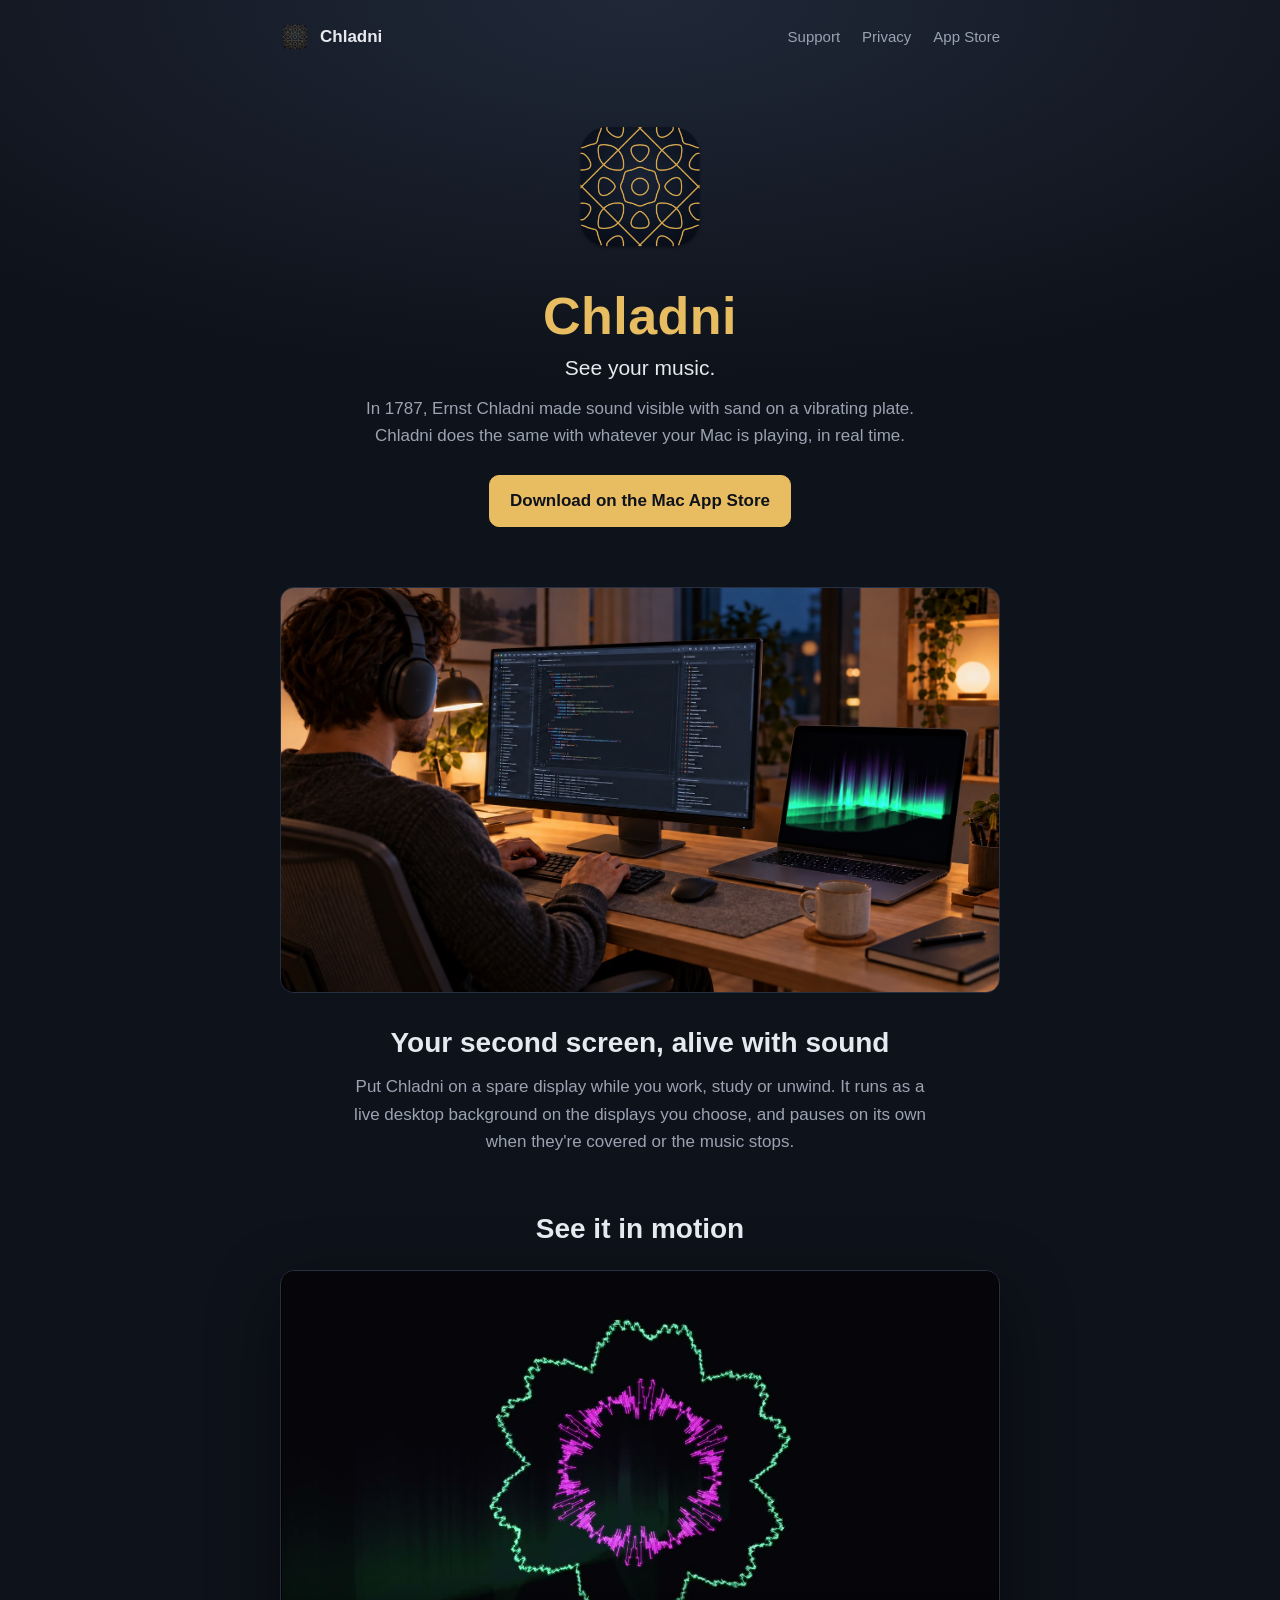
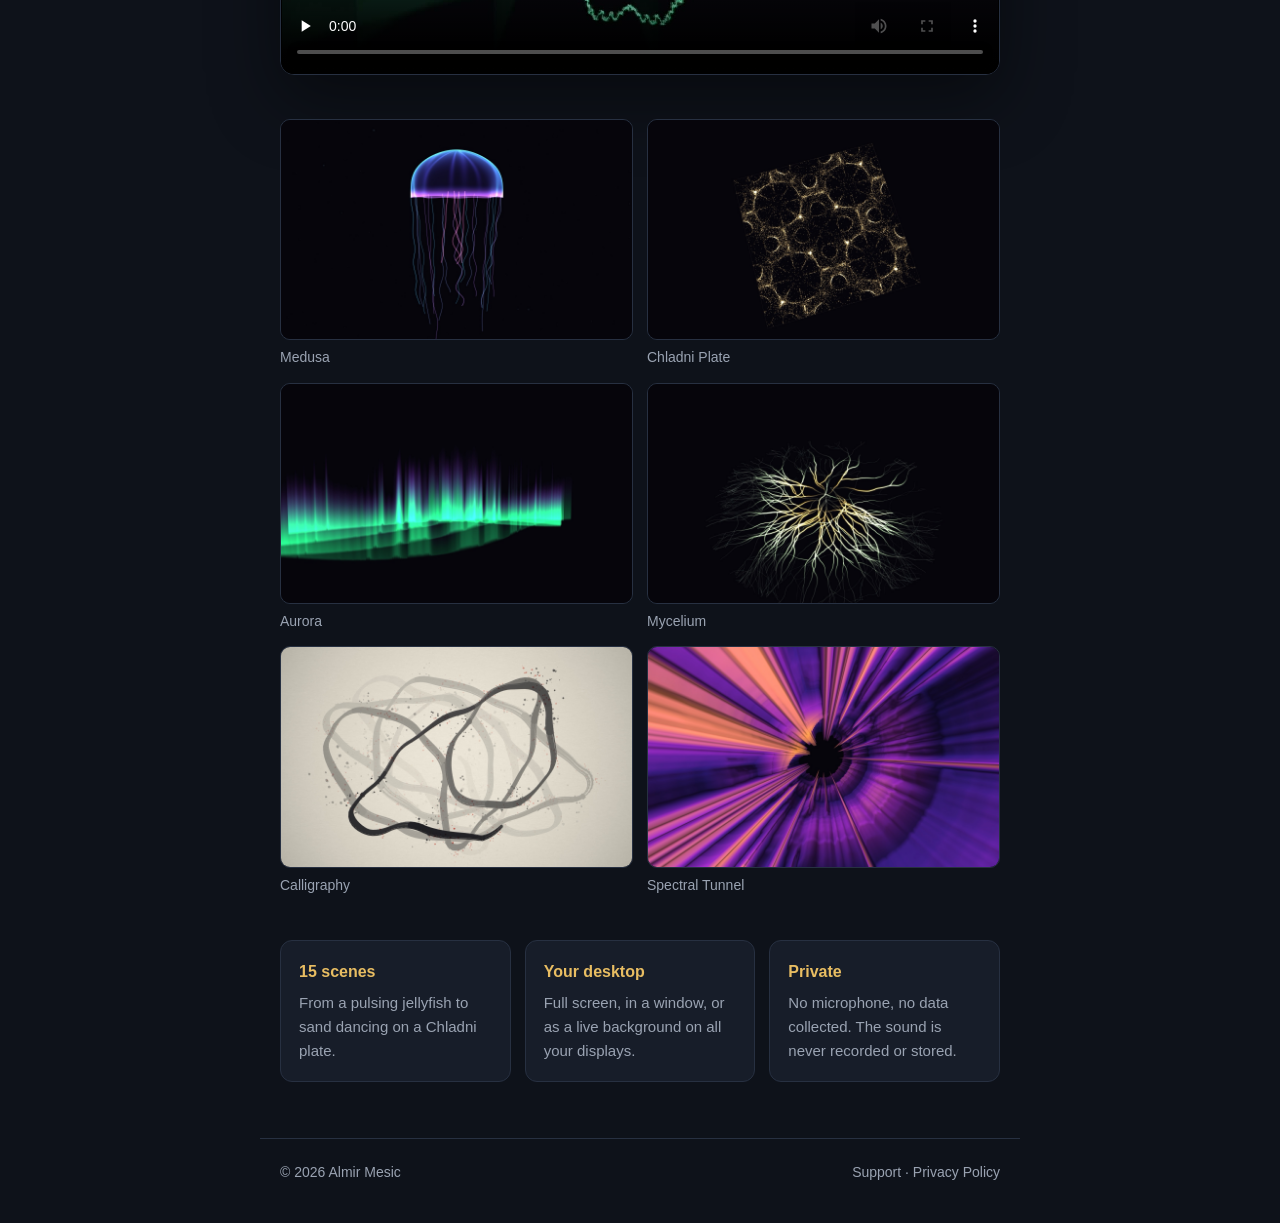
<file: index.html>
<!doctype html>
<html lang="en">
<head>
  <meta charset="utf-8">
  <meta name="viewport" content="width=device-width, initial-scale=1">
  <title>Chladni – Music Visualizer for Mac</title>
  <meta name="description" content="Chladni turns whatever your Mac plays into living visuals. 15 scenes, full screen or as your desktop background.">
  <link rel="icon" type="image/png" sizes="32x32" href="assets/favicon-32.png">
  <link rel="icon" type="image/png" sizes="16x16" href="assets/favicon-16.png">
  <link rel="apple-touch-icon" href="assets/apple-touch-icon.png">
  <link rel="stylesheet" href="assets/style.css">
</head>
<body>
  <nav class="nav">
    <a class="brand" href="./"><img src="assets/icon.png" alt="">Chladni</a>
    <div class="nav-links">
      <a href="support/">Support</a>
      <a href="privacy/">Privacy</a>
      <a href="https://apps.apple.com/app/chladni/id6818058640?mt=12">App Store</a>
    </div>
  </nav>

  <main class="wrap">
    <section class="hero">
      <img class="icon" src="assets/icon.png" alt="Chladni app icon">
      <h1>Chladni</h1>
      <p class="tagline">See your music.</p>
      <p class="lead">
        In 1787, Ernst Chladni made sound visible with sand on a vibrating plate.
        Chladni does the same with whatever your Mac is playing, in real time.
      </p>
      <a class="badge" href="https://apps.apple.com/app/chladni/id6818058640?mt=12">Download on the Mac App Store</a>
    </section>

    <section class="usecase">
      <figure>
        <img src="assets/usecase.jpg" width="1672" height="941" alt="A person working at a desk with headphones on, with Chladni's aurora scene glowing on a laptop next to the main display">
      </figure>
      <h2>Your second screen, alive with sound</h2>
      <p>
        Put Chladni on a spare display while you work, study or unwind. It runs as a live desktop background
        on the displays you choose, and pauses on its own when they're covered or the music stops.
      </p>
    </section>

    <section class="trailer">
      <h2>See it in motion</h2>
      <video src="assets/preview.mp4" poster="assets/preview-poster.jpg" controls playsinline preload="none"
             aria-label="Chladni preview: scenes moving with the music"></video>
    </section>

    <section class="gallery">
      <figure><img src="assets/01-medusa.jpg" alt="Medusa: a glowing jellyfish pulsing with the bass" loading="lazy"><figcaption>Medusa</figcaption></figure>
      <figure><img src="assets/02-chladni-plate.jpg" alt="Chladni Plate: sand forming the patterns of the notes" loading="lazy"><figcaption>Chladni Plate</figcaption></figure>
      <figure><img src="assets/03-nordlys.jpg" alt="Aurora: northern lights rising with the spectrum" loading="lazy"><figcaption>Aurora</figcaption></figure>
      <figure><img src="assets/04-mycelium.jpg" alt="Mycelium: light travelling through branching threads on every beat" loading="lazy"><figcaption>Mycelium</figcaption></figure>
      <figure><img src="assets/05-kalligrafi.jpg" alt="Calligraphy: a brushstroke painted by the music" loading="lazy"><figcaption>Calligraphy</figcaption></figure>
      <figure><img src="assets/06-spektraltunnel.jpg" alt="Spectral Tunnel: flying through a tunnel built from the music" loading="lazy"><figcaption>Spectral Tunnel</figcaption></figure>
    </section>

    <section class="features">
      <div class="feature"><h3>15 scenes</h3><p>From a pulsing jellyfish to sand dancing on a Chladni plate.</p></div>
      <div class="feature"><h3>Your desktop</h3><p>Full screen, in a window, or as a live background on all your displays.</p></div>
      <div class="feature"><h3>Private</h3><p>No microphone, no data collected. The sound is never recorded or stored.</p></div>
    </section>
  </main>

  <footer>
    <span>© 2026 Almir Mesic</span>
    <span><a href="support/">Support</a> · <a href="privacy/">Privacy Policy</a></span>
  </footer>
</body>
</html>
</file>
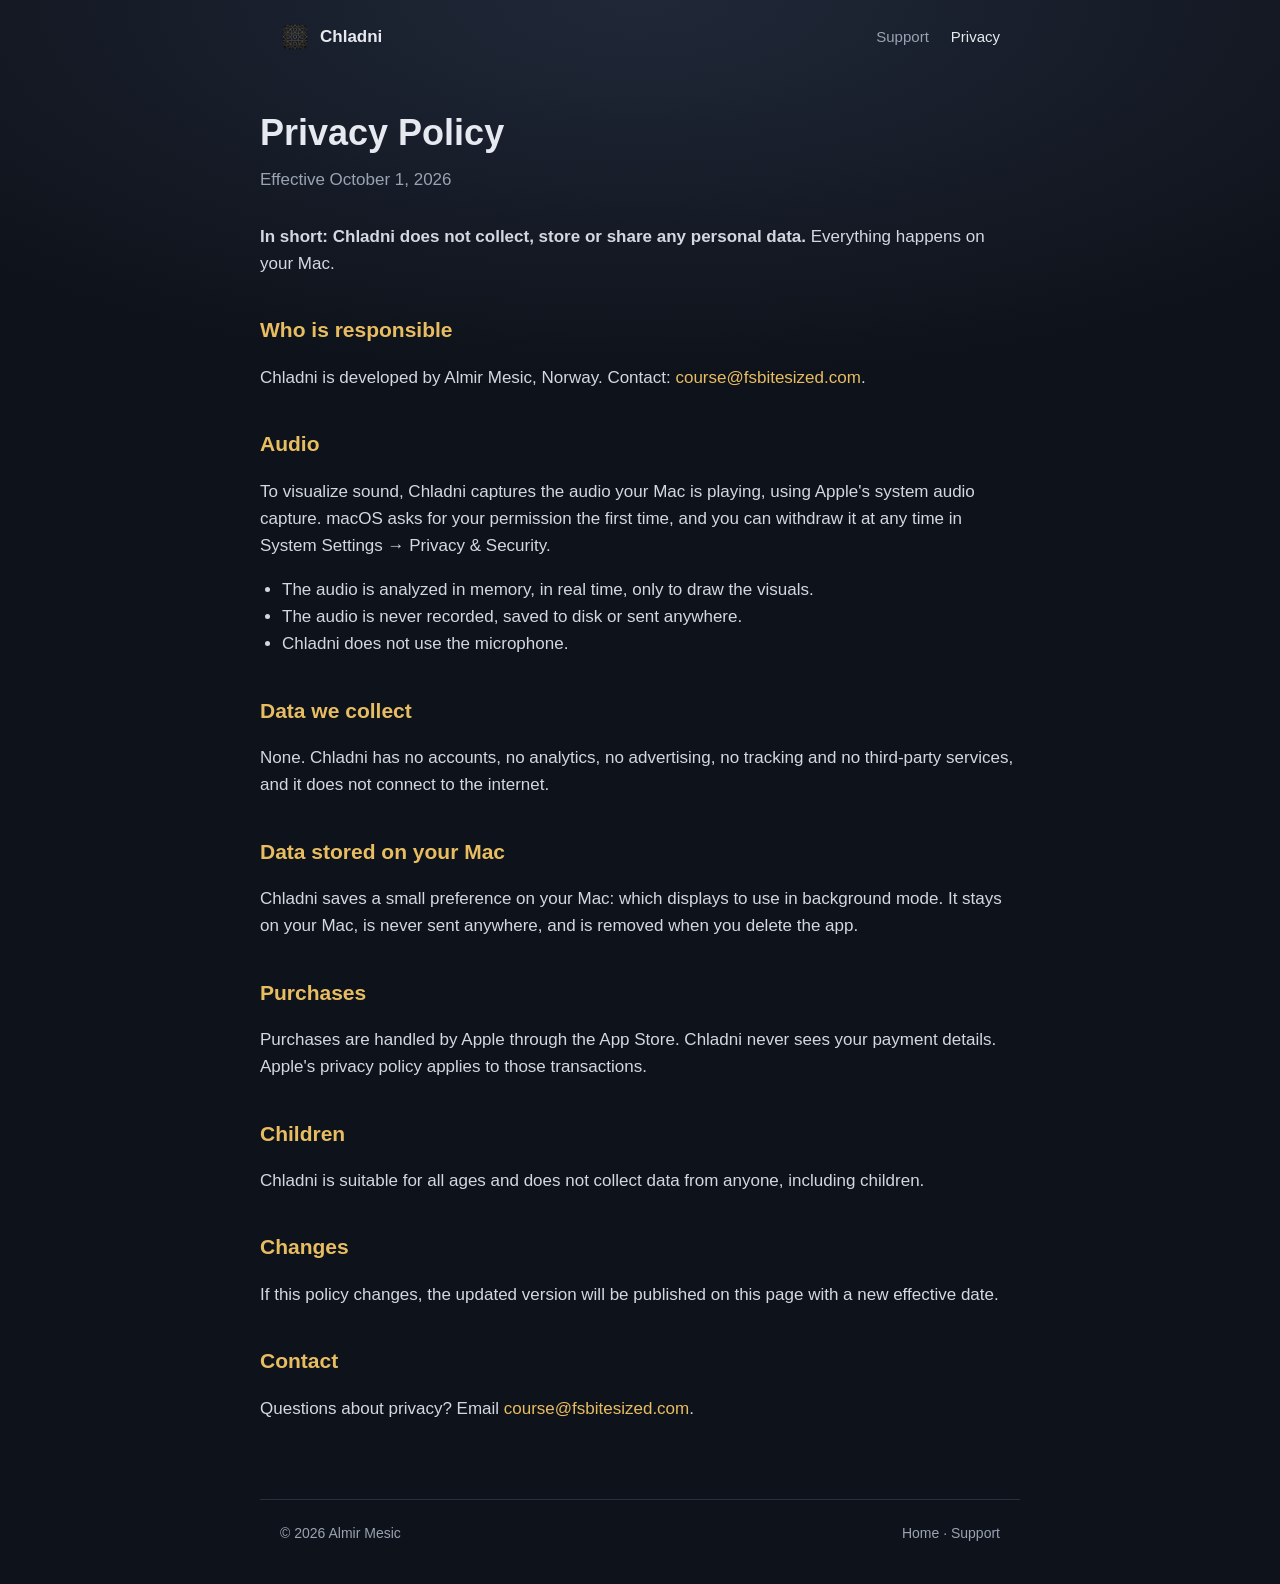
<file: privacy/index.html>
<!doctype html>
<html lang="en">
<head>
  <meta charset="utf-8">
  <meta name="viewport" content="width=device-width, initial-scale=1">
  <title>Chladni Privacy Policy</title>
  <meta name="description" content="Chladni does not collect any data. Audio is analyzed on your Mac and never recorded, stored or sent anywhere.">
  <link rel="icon" type="image/png" sizes="32x32" href="../assets/favicon-32.png">
  <link rel="apple-touch-icon" href="../assets/apple-touch-icon.png">
  <link rel="stylesheet" href="../assets/style.css">
</head>
<body>
  <nav class="nav">
    <a class="brand" href="../"><img src="../assets/icon.png" alt="">Chladni</a>
    <div class="nav-links">
      <a href="../support/">Support</a>
      <a href="./" aria-current="page">Privacy</a>
    </div>
  </nav>

  <main class="wrap page">
    <h1>Privacy Policy</h1>
    <p class="meta">Effective October 1, 2026</p>

    <p><strong>In short: Chladni does not collect, store or share any personal data.</strong> Everything happens on your Mac.</p>

    <h2>Who is responsible</h2>
    <p>Chladni is developed by Almir Mesic, Norway. Contact: <a href="mailto:course@fsbitesized.com">course@fsbitesized.com</a>.</p>

    <h2>Audio</h2>
    <p>To visualize sound, Chladni captures the audio your Mac is playing, using Apple's system audio capture. macOS asks for your permission the first time, and you can withdraw it at any time in System Settings → Privacy &amp; Security.</p>
    <ul>
      <li>The audio is analyzed in memory, in real time, only to draw the visuals.</li>
      <li>The audio is never recorded, saved to disk or sent anywhere.</li>
      <li>Chladni does not use the microphone.</li>
    </ul>

    <h2>Data we collect</h2>
    <p>None. Chladni has no accounts, no analytics, no advertising, no tracking and no third-party services, and it does not connect to the internet.</p>

    <h2>Data stored on your Mac</h2>
    <p>Chladni saves a small preference on your Mac: which displays to use in background mode. It stays on your Mac, is never sent anywhere, and is removed when you delete the app.</p>

    <h2>Purchases</h2>
    <p>Purchases are handled by Apple through the App Store. Chladni never sees your payment details. Apple's privacy policy applies to those transactions.</p>

    <h2>Children</h2>
    <p>Chladni is suitable for all ages and does not collect data from anyone, including children.</p>

    <h2>Changes</h2>
    <p>If this policy changes, the updated version will be published on this page with a new effective date.</p>

    <h2>Contact</h2>
    <p>Questions about privacy? Email <a href="mailto:course@fsbitesized.com">course@fsbitesized.com</a>.</p>
  </main>

  <footer>
    <span>© 2026 Almir Mesic</span>
    <span><a href="../">Home</a> · <a href="../support/">Support</a></span>
  </footer>
</body>
</html>
</file>
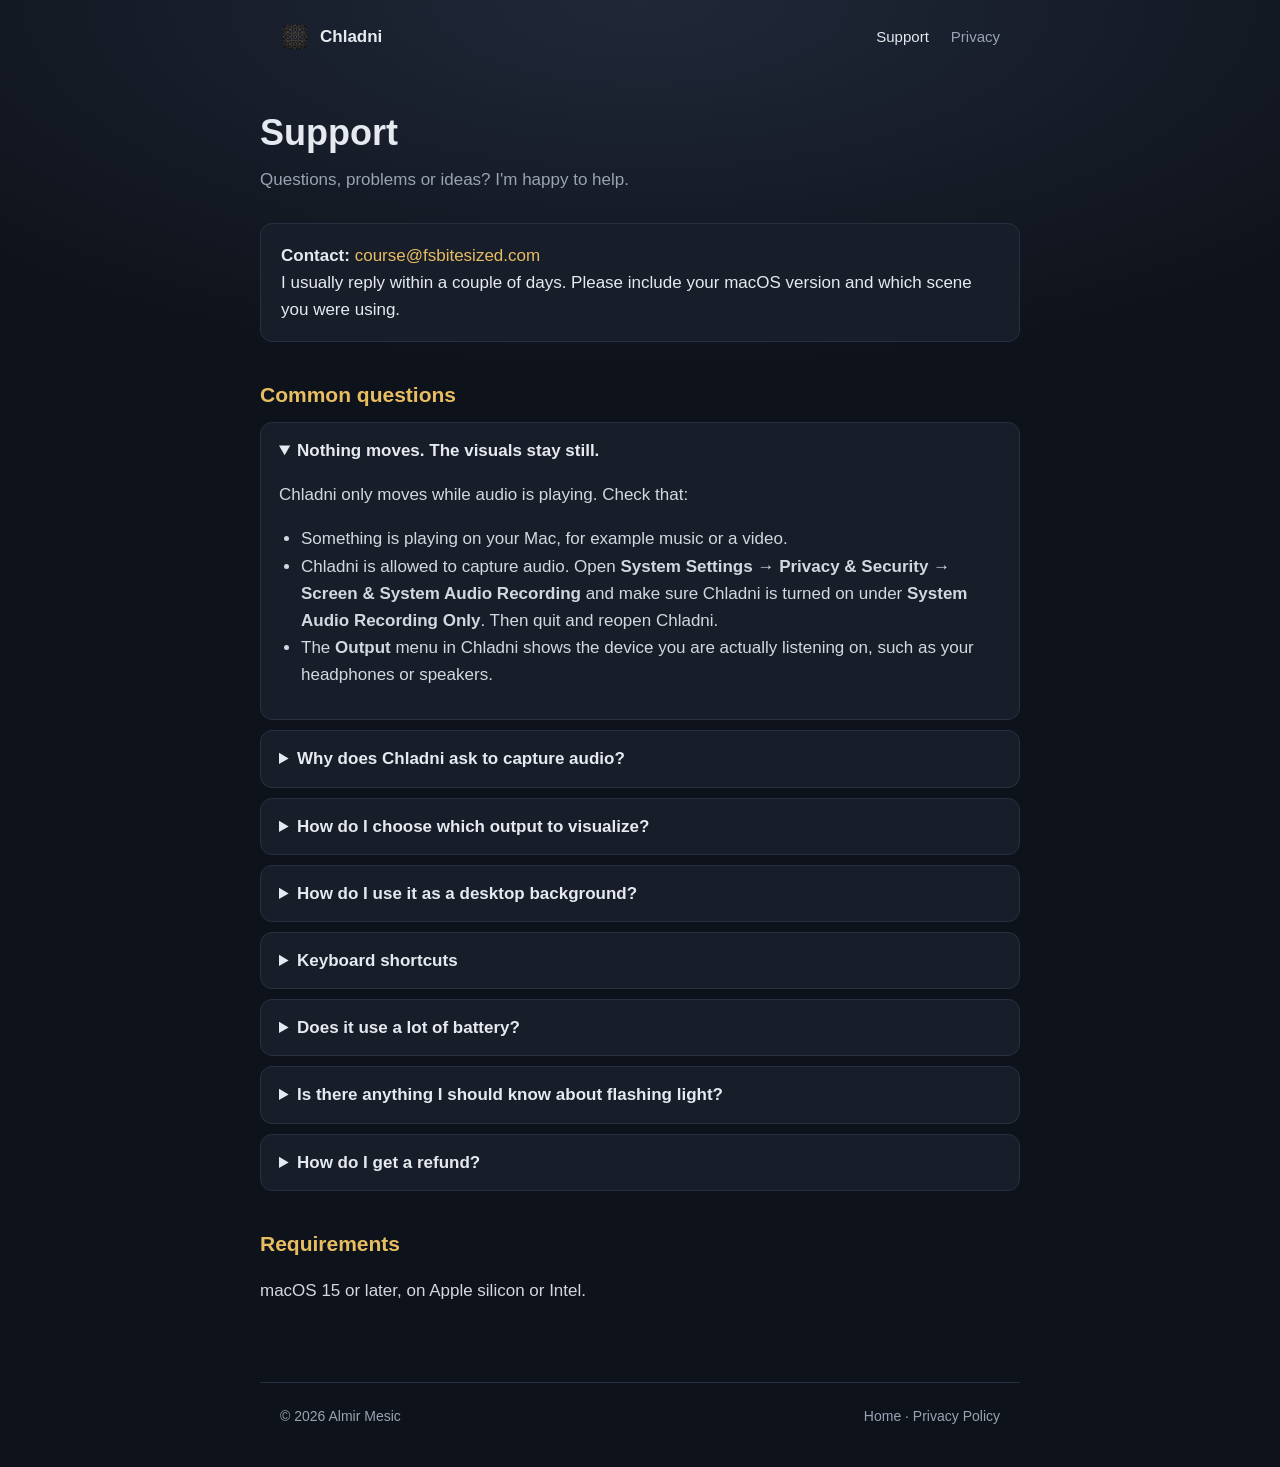
<file: support/index.html>
<!doctype html>
<html lang="en">
<head>
  <meta charset="utf-8">
  <meta name="viewport" content="width=device-width, initial-scale=1">
  <title>Chladni Support</title>
  <meta name="description" content="Help and contact for Chladni, the music visualizer for Mac.">
  <link rel="icon" type="image/png" sizes="32x32" href="../assets/favicon-32.png">
  <link rel="apple-touch-icon" href="../assets/apple-touch-icon.png">
  <link rel="stylesheet" href="../assets/style.css">
</head>
<body>
  <nav class="nav">
    <a class="brand" href="../"><img src="../assets/icon.png" alt="">Chladni</a>
    <div class="nav-links">
      <a href="./" aria-current="page">Support</a>
      <a href="../privacy/">Privacy</a>
    </div>
  </nav>

  <main class="wrap page">
    <h1>Support</h1>
    <p class="meta">Questions, problems or ideas? I'm happy to help.</p>

    <div class="contact">
      <strong>Contact:</strong> <a href="mailto:course@fsbitesized.com">course@fsbitesized.com</a><br>
      I usually reply within a couple of days. Please include your macOS version and which scene you were using.
    </div>

    <h2>Common questions</h2>

    <details open>
      <summary>Nothing moves. The visuals stay still.</summary>
      <p>Chladni only moves while audio is playing. Check that:</p>
      <ul>
        <li>Something is playing on your Mac, for example music or a video.</li>
        <li>Chladni is allowed to capture audio. Open <strong>System Settings → Privacy &amp; Security → Screen &amp; System Audio Recording</strong> and make sure Chladni is turned on under <strong>System Audio Recording Only</strong>. Then quit and reopen Chladni.</li>
        <li>The <strong>Output</strong> menu in Chladni shows the device you are actually listening on, such as your headphones or speakers.</li>
      </ul>
    </details>

    <details>
      <summary>Why does Chladni ask to capture audio?</summary>
      <p>To visualize the sound, Chladni needs to hear what your Mac is playing. It does not use the microphone. The audio is analyzed in memory to draw the visuals and is never recorded, stored or sent anywhere. See the <a href="../privacy/">Privacy Policy</a>.</p>
    </details>

    <details>
      <summary>How do I choose which output to visualize?</summary>
      <p>By default, Chladni follows your Mac's current output. To pick another device, use the <strong>Output</strong> menu in the toolbar or in the menu bar icon.</p>
    </details>

    <details>
      <summary>How do I use it as a desktop background?</summary>
      <p>Click <strong>Background</strong> in the toolbar, or open the Chladni icon in the menu bar and turn on <strong>Background Mode</strong>. Choose which displays to use under <strong>Displays</strong>. To get the window back, choose <strong>Show Window</strong> from the menu bar icon.</p>
    </details>

    <details>
      <summary>Keyboard shortcuts</summary>
      <ul>
        <li><kbd>1</kbd>–<kbd>9</kbd> and <kbd>0</kbd>: switch scene</li>
        <li><kbd>F</kbd> or double-click: full screen, <kbd>Esc</kbd> to exit</li>
        <li><kbd>R</kbd>: turn auto-rotate on or off</li>
        <li>Drag to rotate and scroll to zoom in 3D scenes</li>
      </ul>
    </details>

    <details>
      <summary>Does it use a lot of battery?</summary>
      <p>Chladni draws with Metal on the GPU. In background mode, it pauses drawing when your desktop is covered by windows or when the audio is silent.</p>
    </details>

    <details>
      <summary>Is there anything I should know about flashing light?</summary>
      <p>Some scenes contain pulsing light and rapid movement that follow the music. If you are sensitive to flashing light, please use Chladni with care.</p>
    </details>

    <details>
      <summary>How do I get a refund?</summary>
      <p>Refunds for App Store purchases are handled by Apple. Visit <a href="https://reportaproblem.apple.com">reportaproblem.apple.com</a>.</p>
    </details>

    <h2>Requirements</h2>
    <p>macOS 15 or later, on Apple silicon or Intel.</p>
  </main>

  <footer>
    <span>© 2026 Almir Mesic</span>
    <span><a href="../">Home</a> · <a href="../privacy/">Privacy Policy</a></span>
  </footer>
</body>
</html>
</file>
<file: assets/style.css>
:root {
  --bg: #0e121a;
  --bg-raised: #171d29;
  --line: #273041;
  --text: #e6e9ef;
  --muted: #9aa3b2;
  --gold: #e8bd62;
  --gold-soft: rgba(232, 189, 98, 0.12);
  --max: 760px;
}

* { box-sizing: border-box; }

html { -webkit-text-size-adjust: 100%; }

body {
  margin: 0;
  background: radial-gradient(120% 70% at 50% 0%, #202838 0%, var(--bg) 60%) fixed, var(--bg);
  color: var(--text);
  font: 17px/1.6 -apple-system, BlinkMacSystemFont, "SF Pro Text", "Helvetica Neue", Arial, sans-serif;
}

a { color: var(--gold); text-decoration: none; }
a:hover { text-decoration: underline; }

.wrap { max-width: var(--max); margin: 0 auto; padding: 0 20px; }

/* Topplinje */
.nav {
  display: flex; align-items: center; justify-content: space-between;
  max-width: var(--max); margin: 0 auto; padding: 22px 20px;
}
.brand { display: flex; align-items: center; gap: 10px; color: var(--text); font-weight: 600; }
.brand img { width: 30px; height: 30px; }
.brand:hover { text-decoration: none; }
.nav-links { display: flex; gap: 22px; font-size: 15px; }
.nav-links a { color: var(--muted); }
.nav-links a:hover, .nav-links a[aria-current="page"] { color: var(--text); text-decoration: none; }

/* Forside */
.hero { text-align: center; padding: 40px 0 24px; }
.hero img.icon { width: 148px; height: 148px; }
.hero h1 { font-size: 52px; line-height: 1.1; margin: 18px 0 6px; color: var(--gold); letter-spacing: 0.5px; }
.hero .tagline { font-size: 21px; color: var(--text); margin: 0 0 10px; }
.hero .lead { color: var(--muted); max-width: 560px; margin: 0 auto 26px; }
.badge {
  display: inline-block; padding: 11px 20px; border-radius: 10px;
  border: 1px solid var(--gold); color: var(--gold); background: var(--gold-soft); font-weight: 600;
}
a.badge { background: var(--gold); color: var(--bg); }
a.badge:hover { text-decoration: none; filter: brightness(1.08); }
.usecase { margin: 36px 0 8px; text-align: center; }
.usecase figure { margin: 0; }
.usecase img { width: 100%; height: auto; display: block; border-radius: 14px; border: 1px solid var(--line); }
.usecase h2 { font-size: 28px; margin: 28px 0 8px; }
.usecase p { color: var(--muted); max-width: 580px; margin: 0 auto; }
.trailer { margin: 52px 0 0; text-align: center; }
.trailer h2 { font-size: 28px; margin: 0 0 18px; }
.trailer video {
  display: block; width: 100%; height: auto; aspect-ratio: 16 / 9; background: #000;
  border-radius: 14px; border: 1px solid var(--line); box-shadow: 0 24px 70px rgba(0, 0, 0, 0.45);
}
.gallery { display: grid; grid-template-columns: repeat(2, 1fr); gap: 14px; margin: 44px 0; }
.gallery figure { margin: 0; }
.gallery img { width: 100%; display: block; border-radius: 10px; border: 1px solid var(--line); }
.gallery figcaption { color: var(--muted); font-size: 14px; margin-top: 6px; }
.features { display: grid; grid-template-columns: repeat(3, 1fr); gap: 14px; margin-bottom: 56px; }
.feature { background: var(--bg-raised); border: 1px solid var(--line); border-radius: 12px; padding: 18px; }
.feature h3 { margin: 0 0 6px; font-size: 16px; color: var(--gold); }
.feature p { margin: 0; color: var(--muted); font-size: 15px; }

/* Tekstsider */
.page { padding: 20px 0 60px; }
.page h1 { font-size: 36px; margin: 10px 0 4px; }
.page .meta { color: var(--muted); margin: 0 0 30px; }
.page h2 { font-size: 21px; color: var(--gold); margin: 36px 0 8px; }
.page p, .page li { color: #d3d8e0; }
.page ul { padding-left: 22px; }
.contact {
  background: var(--bg-raised); border: 1px solid var(--line); border-radius: 12px;
  padding: 18px 20px; margin: 10px 0 8px;
}
.contact strong { color: var(--text); }
details {
  background: var(--bg-raised); border: 1px solid var(--line); border-radius: 12px;
  padding: 14px 18px; margin: 10px 0;
}
summary { cursor: pointer; font-weight: 600; color: var(--text); }
details[open] summary { margin-bottom: 8px; }
kbd {
  font: 13px/1 ui-monospace, SFMono-Regular, Menlo, monospace;
  padding: 3px 6px; border: 1px solid var(--line); border-bottom-width: 2px; border-radius: 5px; background: #0b0f16;
}

footer {
  border-top: 1px solid var(--line); color: var(--muted); font-size: 14px;
  max-width: var(--max); margin: 0 auto; padding: 22px 20px 40px;
  display: flex; justify-content: space-between; gap: 16px; flex-wrap: wrap;
}
footer a { color: var(--muted); }

@media (max-width: 640px) {
  body { font-size: 16px; }
  .hero h1 { font-size: 40px; }
  .usecase h2, .trailer h2 { font-size: 23px; }
  .gallery, .features { grid-template-columns: 1fr; }
  .nav-links { gap: 14px; }
}
</file>
